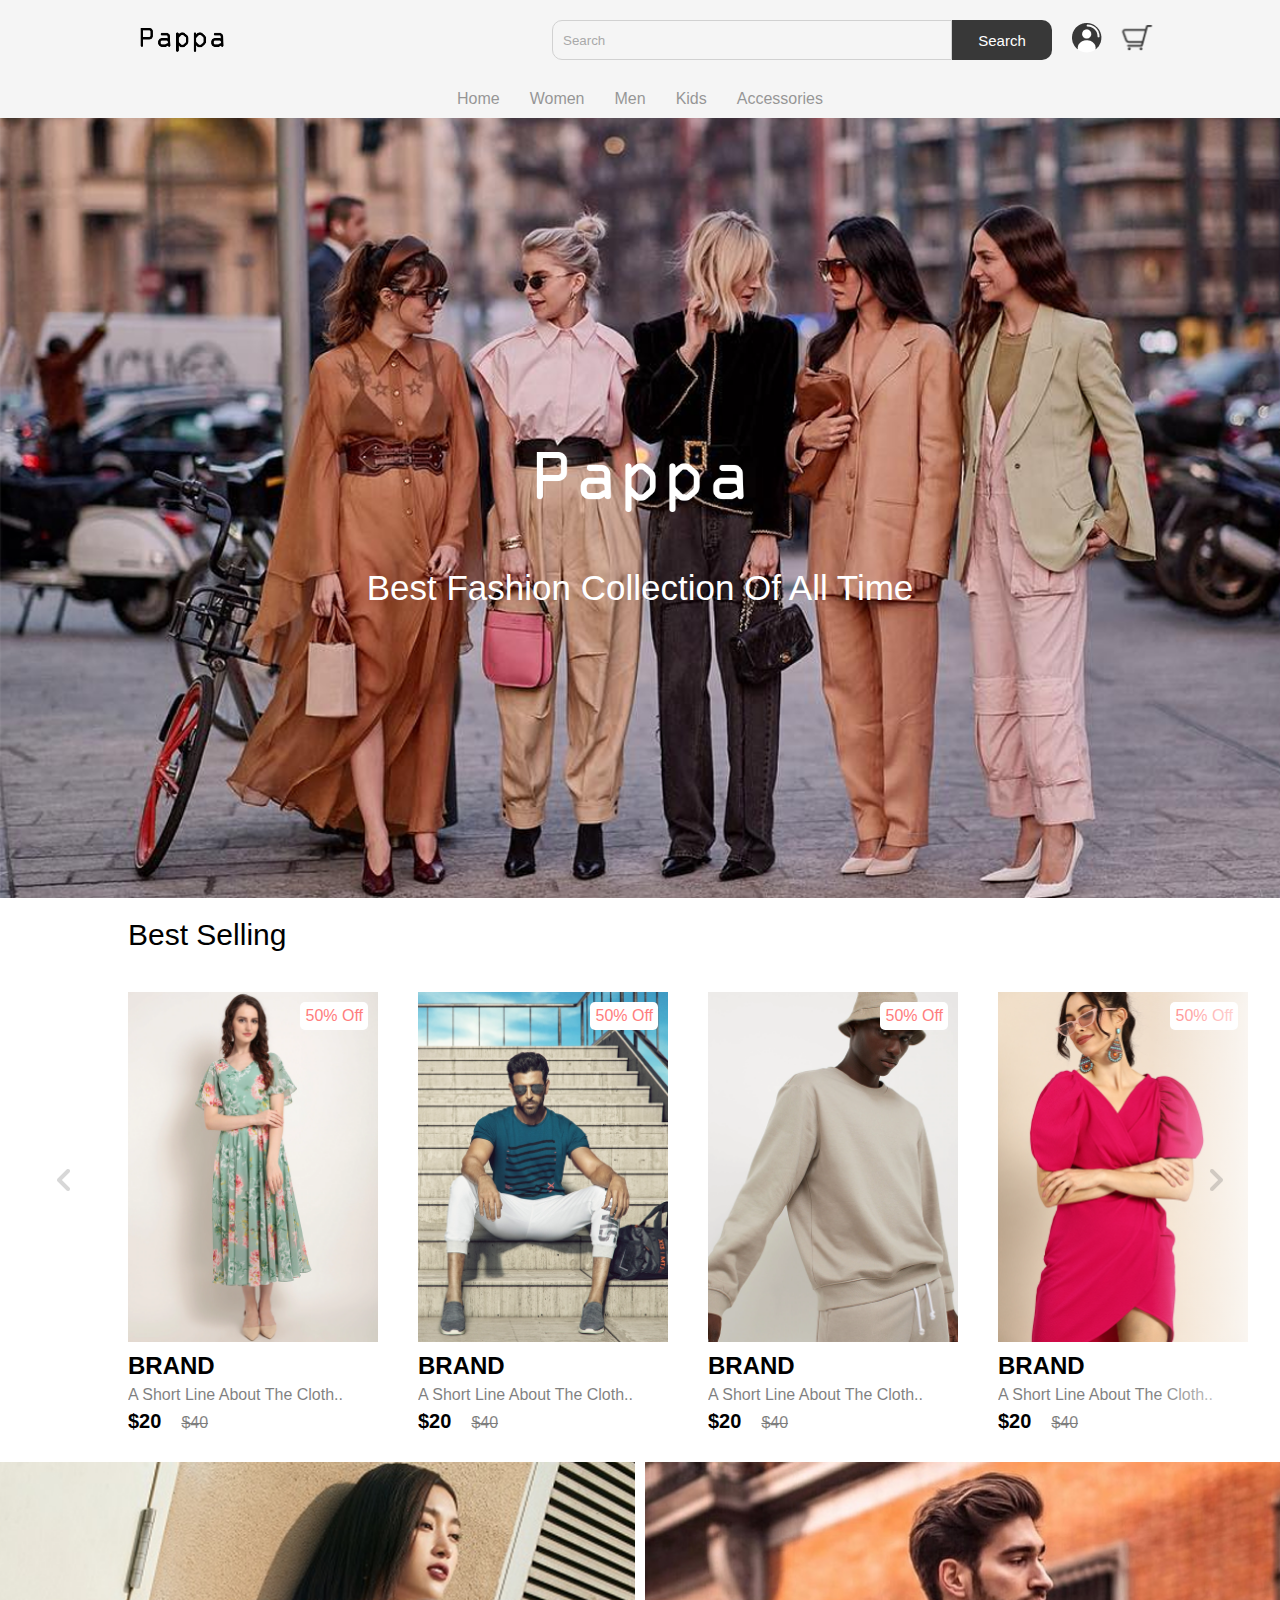
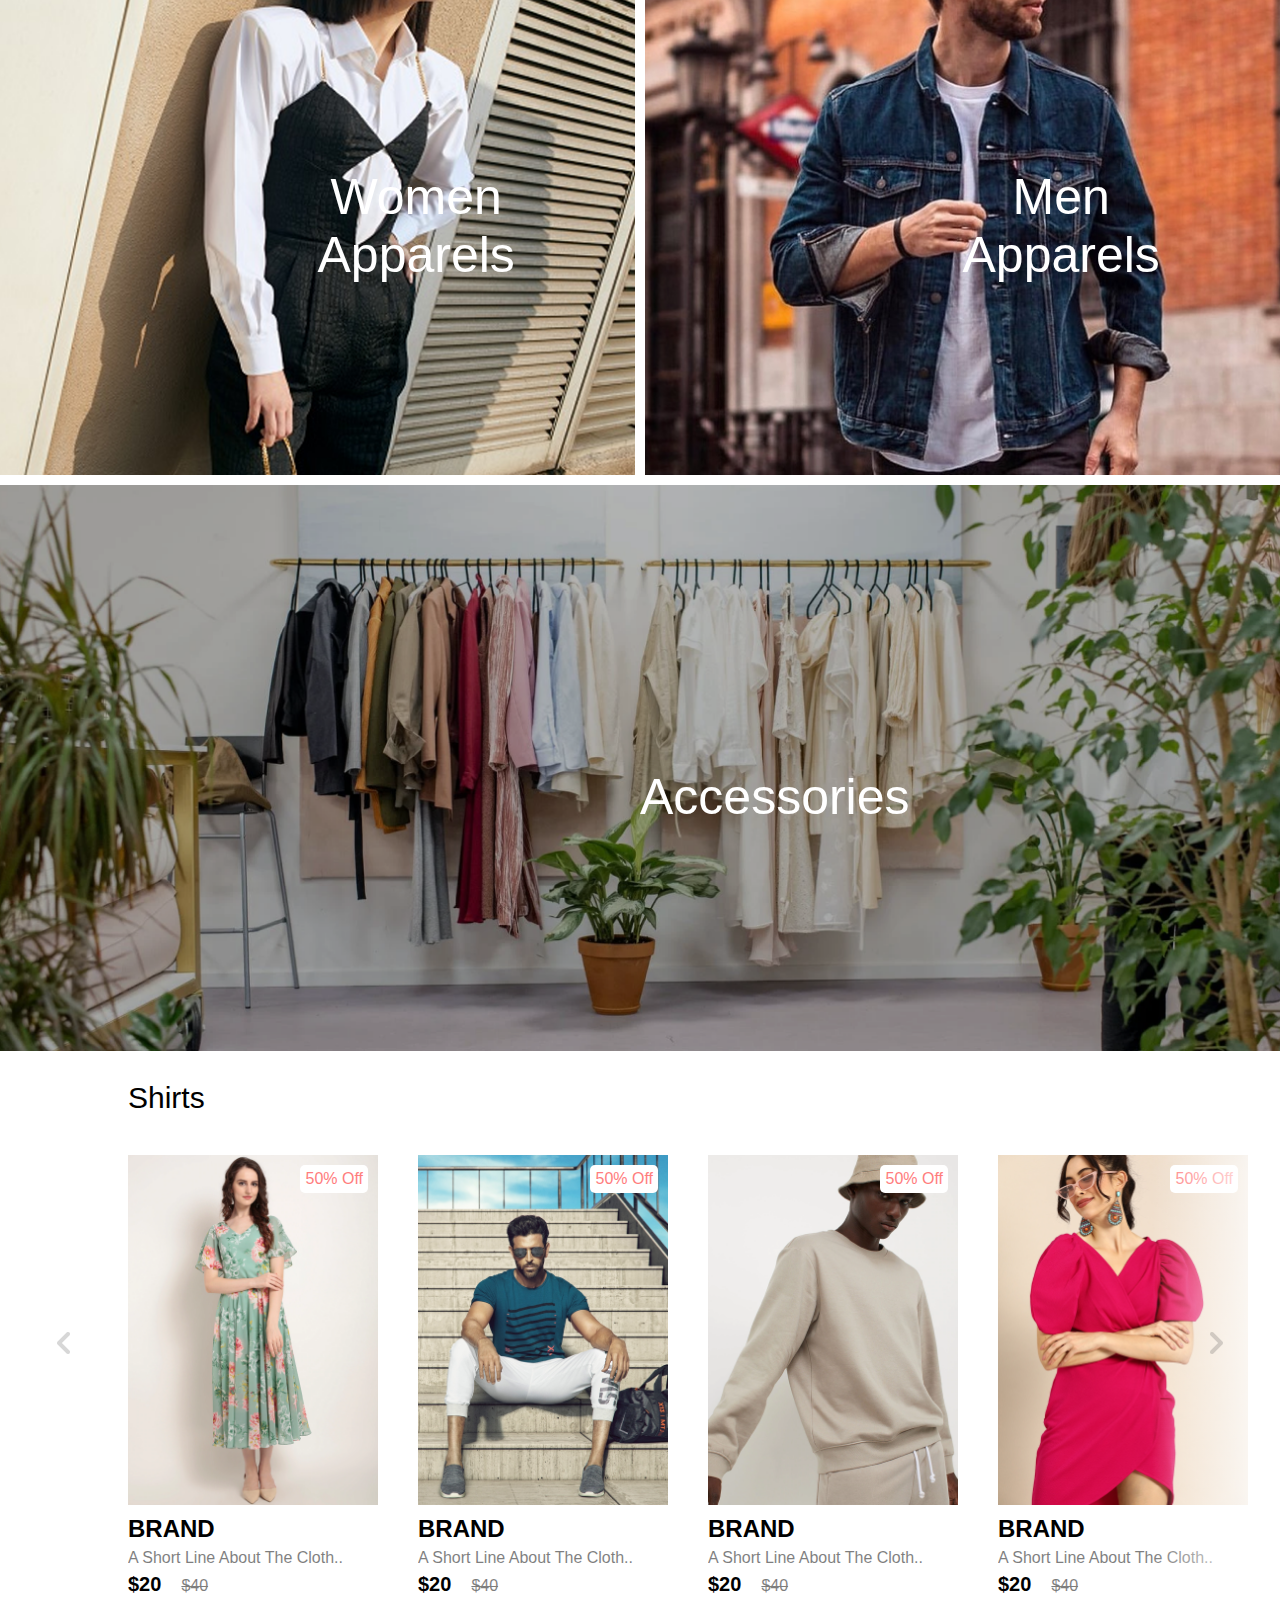
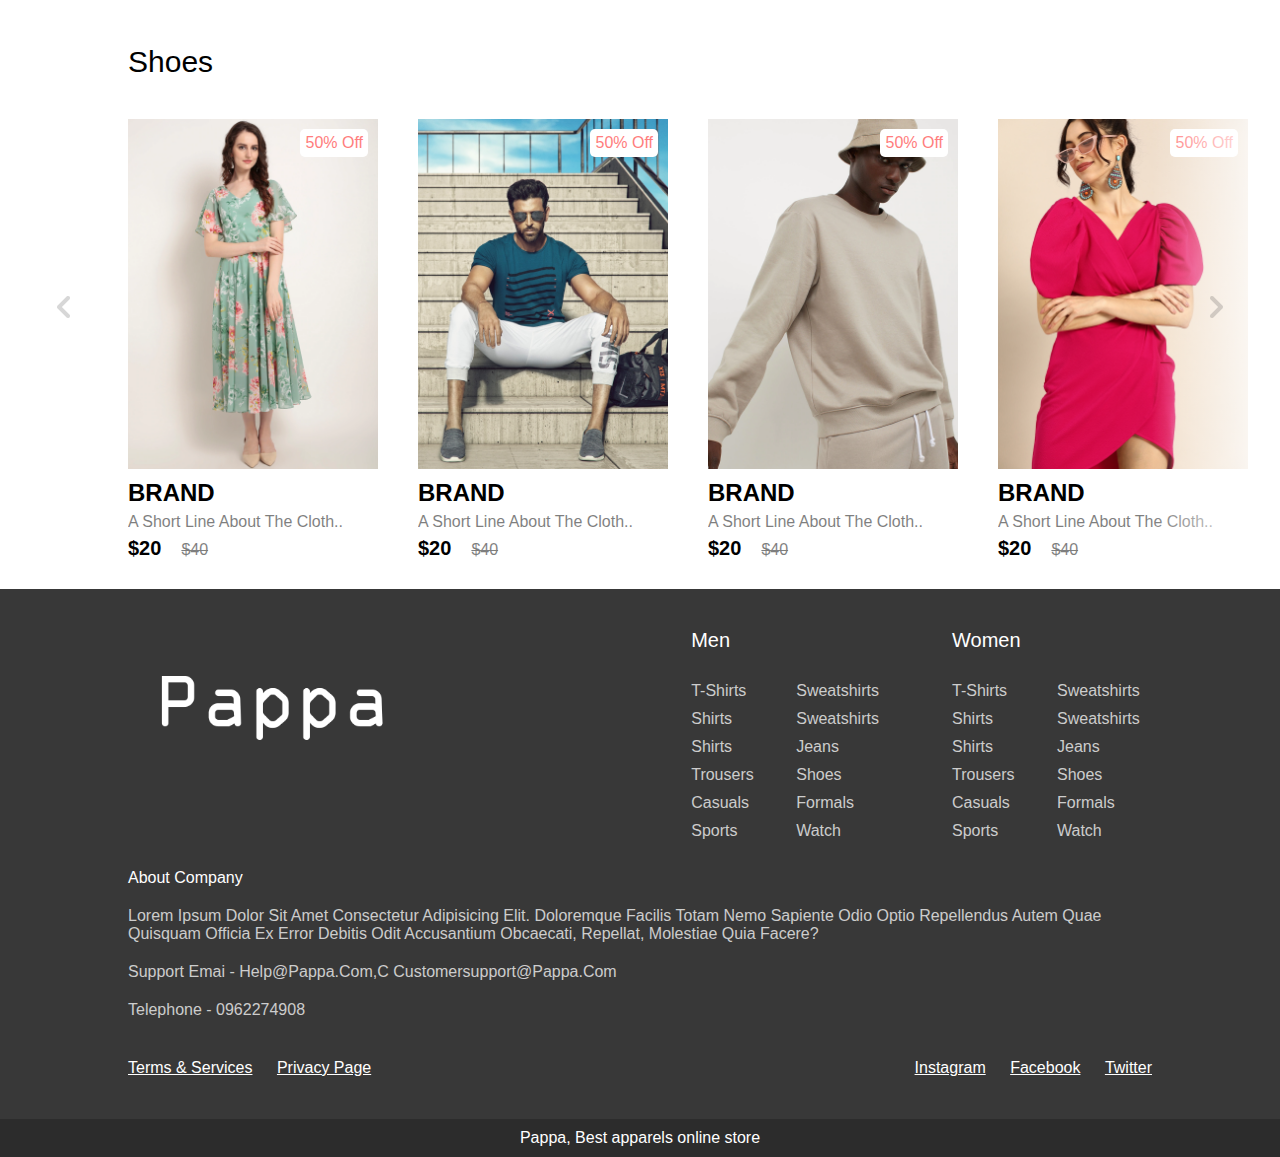
<file: index.html>
<!DOCTYPE html>
<html lang="en">
<head>
    <meta charset="UTF-8">
    <meta http-equiv="X-UA-Compatible" content="IE=edge">
    <meta name="viewport" content="width=device-width, initial-scale=1.0">
    <title>Pappa - Best Apparels Online Store</title>
    <link rel="stylesheet" href="css/home.css">
</head>
<body>
    <nav class="navbar"></nav>

    <header class="hero-section">
        <div class="content">
            <img src="img/light-logo.png" class="logo" alt="">
            <p class="sub-heading">best fashion collection of all time</p>
        </div>
    </header>

    <section class="product">
        <h2 class="product-category">best selling</h2>
        <button class="pre-btn"><img src="img/arrow.png" alt=""></button>
        <button class="nxt-btn"><img src="img/arrow.png" alt=""></button>
        <div class="product-container">
            <div class="product-card">
                <div class="product-image">
                    <span class="discount-tag">50% off</span>
                    <img src="img/card1.png" class="product-thumb" alt="">
                    <button class="card-btn">add to wishlist</button>
                </div>
                <div class="product-info">
                    <h2 class="product-brand">brand</h2>
                    <p class="product-short-des">a short line about the cloth..</p>
                    <span class="price">$20</span><span class="actual-price">$40</span>
                </div>
            </div>
            <div class="product-card">
                <div class="product-image">
                    <span class="discount-tag">50% off</span>
                    <img src="img/card2.png" class="product-thumb" alt="">
                    <button class="card-btn">add to wishlist</button>
                </div>
                <div class="product-info">
                    <h2 class="product-brand">brand</h2>
                    <p class="product-short-des">a short line about the cloth..</p>
                    <span class="price">$20</span><span class="actual-price">$40</span>
                </div>
            </div>
            <div class="product-card">
                <div class="product-image">
                    <span class="discount-tag">50% off</span>
                    <img src="img/card3.png" class="product-thumb" alt="">
                    <button class="card-btn">add to wishlist</button>
                </div>
                <div class="product-info">
                    <h2 class="product-brand">brand</h2>
                    <p class="product-short-des">a short line about the cloth..</p>
                    <span class="price">$20</span><span class="actual-price">$40</span>
                </div>
            </div>
            <div class="product-card">
                <div class="product-image">
                    <span class="discount-tag">50% off</span>
                    <img src="img/card4.png" class="product-thumb" alt="">
                    <button class="card-btn">add to wishlist</button>
                </div>
                <div class="product-info">
                    <h2 class="product-brand">brand</h2>
                    <p class="product-short-des">a short line about the cloth..</p>
                    <span class="price">$20</span><span class="actual-price">$40</span>
                </div>
            </div>
            <div class="product-card">
                <div class="product-image">
                    <span class="discount-tag">50% off</span>
                    <img src="img/card5.png" class="product-thumb" alt="">
                    <button class="card-btn">add to wishlist</button>
                </div>
                <div class="product-info">
                    <h2 class="product-brand">brand</h2>
                    <p class="product-short-des">a short line about the cloth..</p>
                    <span class="price">$20</span><span class="actual-price">$40</span>
                </div>
            </div>
            <div class="product-card">
                <div class="product-image">
                    <span class="discount-tag">50% off</span>
                    <img src="img/card6.png" class="product-thumb" alt="">
                    <button class="card-btn">add to wishlist</button>
                </div>
                <div class="product-info">
                    <h2 class="product-brand">brand</h2>
                    <p class="product-short-des">a short line about the cloth..</p>
                    <span class="price">$20</span><span class="actual-price">$40</span>
                </div>
            </div>
            <div class="product-card">
                <div class="product-image">
                    <span class="discount-tag">50% off</span>
                    <img src="img/card7.png" class="product-thumb" alt="">
                    <button class="card-btn">add to wishlist</button>
                </div>
                <div class="product-info">
                    <h2 class="product-brand">brand</h2>    
                    <p class="product-short-des">a short line about the cloth..</p>
                    <span class="price">$20</span><span class="actual-price">$40</span>
                </div>
            </div>
            <div class="product-card">
                <div class="product-image">
                    <span class="discount-tag">50% off</span>
                    <img src="img/card8.png" class="product-thumb" alt="">
                    <button class="card-btn">add to wishlist</button>
                </div>
                <div class="product-info">
                    <h2 class="product-brand">brand</h2>
                    <p class="product-short-des">a short line about the cloth..</p>
                    <span class="price">$20</span><span class="actual-price">$40</span>
                </div>
            </div>

            

        </div>
    </section>

    <section class="collection-container">
        <a href="#" class="collection">
            <img src="img/women-collection.png" alt="">
            <p class="collection-title"> women <br> apparels</p>
        </a>
        <a href="#" class="collection">
            <img src="img/men-collection.png" alt="">
            <p class="collection-title"> men <br> apparels</p>
        </a>
        <a href="#" class="collection">
            <img src="img/accessories-collection.png" alt="">
            <p class="collection-title"> accessories</p>
        </a>
    </section>
    <section class="product">
        <h2 class="product-category">Shirts</h2>
        <button class="pre-btn"><img src="img/arrow.png" alt=""></button>
        <button class="nxt-btn"><img src="img/arrow.png" alt=""></button>
        <div class="product-container">
            <div class="product-card">
                <div class="product-image">
                    <span class="discount-tag">50% off</span>
                    <img src="img/card1.png" class="product-thumb" alt="">
                    <button class="card-btn">add to whislist</button>
                </div>
                <div class="product-info">
                    <h2 class="product-brand">brand</h2>
                    <p class="product-short-des">a short line about the cloth..</p>
                    <span class="price">$20</span><span class="actual-price">$40</span>
                </div>
            </div>
            <div class="product-card">
                <div class="product-image">
                    <span class="discount-tag">50% off</span>
                    <img src="img/card2.png" class="product-thumb" alt="">
                    <button class="card-btn">add to whislist</button>
                </div>
                <div class="product-info">
                    <h2 class="product-brand">brand</h2>
                    <p class="product-short-des">a short line about the cloth..</p>
                    <span class="price">$20</span><span class="actual-price">$40</span>
                </div>
            </div>
            <div class="product-card">
                <div class="product-image">
                    <span class="discount-tag">50% off</span>
                    <img src="img/card3.png" class="product-thumb" alt="">
                    <button class="card-btn">add to whislist</button>
                </div>
                <div class="product-info">
                    <h2 class="product-brand">brand</h2>
                    <p class="product-short-des">a short line about the cloth..</p>
                    <span class="price">$20</span><span class="actual-price">$40</span>
                </div>
            </div>
            <div class="product-card">
                <div class="product-image">
                    <span class="discount-tag">50% off</span>
                    <img src="img/card4.png" class="product-thumb" alt="">
                    <button class="card-btn">add to whislist</button>
                </div>
                <div class="product-info">
                    <h2 class="product-brand">brand</h2>
                    <p class="product-short-des">a short line about the cloth..</p>
                    <span class="price">$20</span><span class="actual-price">$40</span>
                </div>
            </div>
            <div class="product-card">
                <div class="product-image">
                    <span class="discount-tag">50% off</span>
                    <img src="img/card5.png" class="product-thumb" alt="">
                    <button class="card-btn">add to whislist</button>
                </div>
                <div class="product-info">
                    <h2 class="product-brand">brand</h2>
                    <p class="product-short-des">a short line about the cloth..</p>
                    <span class="price">$20</span><span class="actual-price">$40</span>
                </div>
            </div>
            <div class="product-card">
                <div class="product-image">
                    <span class="discount-tag">50% off</span>
                    <img src="img/card6.png" class="product-thumb" alt="">
                    <button class="card-btn">add to whislist</button>
                </div>
                <div class="product-info">
                    <h2 class="product-brand">brand</h2>
                    <p class="product-short-des">a short line about the cloth..</p>
                    <span class="price">$20</span><span class="actual-price">$40</span>
                </div>
            </div>
            <div class="product-card">
                <div class="product-image">
                    <span class="discount-tag">50% off</span>
                    <img src="img/card7.png" class="product-thumb" alt="">
                    <button class="card-btn">add to whislist</button>
                </div>
                <div class="product-info">
                    <h2 class="product-brand">brand</h2>    
                    <p class="product-short-des">a short line about the cloth..</p>
                    <span class="price">$20</span><span class="actual-price">$40</span>
                </div>
            </div>
            <div class="product-card">
                <div class="product-image">
                    <span class="discount-tag">50% off</span>
                    <img src="img/card8.png" class="product-thumb" alt="">
                    <button class="card-btn">add to whislist</button>
                </div>
                <div class="product-info">
                    <h2 class="product-brand">brand</h2>
                    <p class="product-short-des">a short line about the cloth..</p>
                    <span class="price">$20</span><span class="actual-price">$40</span>
                </div>
            </div>

            

        </div>
    </section>
    <section class="product">
        <h2 class="product-category">Shoes</h2>
        <button class="pre-btn"><img src="img/arrow.png" alt=""></button>
        <button class="nxt-btn"><img src="img/arrow.png" alt=""></button>
        <div class="product-container">
            <div class="product-card">
                <div class="product-image">
                    <span class="discount-tag">50% off</span>
                    <img src="img/card1.png" class="product-thumb" alt="">
                    <button class="card-btn">add to whislist</button>
                </div>
                <div class="product-info">
                    <h2 class="product-brand">brand</h2>
                    <p class="product-short-des">a short line about the cloth..</p>
                    <span class="price">$20</span><span class="actual-price">$40</span>
                </div>
            </div>
            <div class="product-card">
                <div class="product-image">
                    <span class="discount-tag">50% off</span>
                    <img src="img/card2.png" class="product-thumb" alt="">
                    <button class="card-btn">add to whislist</button>
                </div>
                <div class="product-info">
                    <h2 class="product-brand">brand</h2>
                    <p class="product-short-des">a short line about the cloth..</p>
                    <span class="price">$20</span><span class="actual-price">$40</span>
                </div>
            </div>
            <div class="product-card">
                <div class="product-image">
                    <span class="discount-tag">50% off</span>
                    <img src="img/card3.png" class="product-thumb" alt="">
                    <button class="card-btn">add to whislist</button>
                </div>
                <div class="product-info">
                    <h2 class="product-brand">brand</h2>
                    <p class="product-short-des">a short line about the cloth..</p>
                    <span class="price">$20</span><span class="actual-price">$40</span>
                </div>
            </div>
            <div class="product-card">
                <div class="product-image">
                    <span class="discount-tag">50% off</span>
                    <img src="img/card4.png" class="product-thumb" alt="">
                    <button class="card-btn">add to whislist</button>
                </div>
                <div class="product-info">
                    <h2 class="product-brand">brand</h2>
                    <p class="product-short-des">a short line about the cloth..</p>
                    <span class="price">$20</span><span class="actual-price">$40</span>
                </div>
            </div>
            <div class="product-card">
                <div class="product-image">
                    <span class="discount-tag">50% off</span>
                    <img src="img/card5.png" class="product-thumb" alt="">
                    <button class="card-btn">add to whislist</button>
                </div>
                <div class="product-info">
                    <h2 class="product-brand">brand</h2>
                    <p class="product-short-des">a short line about the cloth..</p>
                    <span class="price">$20</span><span class="actual-price">$40</span>
                </div>
            </div>
            <div class="product-card">
                <div class="product-image">
                    <span class="discount-tag">50% off</span>
                    <img src="img/card6.png" class="product-thumb" alt="">
                    <button class="card-btn">add to whislist</button>
                </div>
                <div class="product-info">
                    <h2 class="product-brand">brand</h2>
                    <p class="product-short-des">a short line about the cloth..</p>
                    <span class="price">$20</span><span class="actual-price">$40</span>
                </div>
            </div>
            <div class="product-card">
                <div class="product-image">
                    <span class="discount-tag">50% off</span>
                    <img src="img/card7.png" class="product-thumb" alt="">
                    <button class="card-btn">add to whislist</button>
                </div>
                <div class="product-info">
                    <h2 class="product-brand">brand</h2>    
                    <p class="product-short-des">a short line about the cloth..</p>
                    <span class="price">$20</span><span class="actual-price">$40</span>
                </div>
            </div>
            <div class="product-card">
                <div class="product-image">
                    <span class="discount-tag">50% off</span>
                    <img src="img/card8.png" class="product-thumb" alt="">
                    <button class="card-btn">add to whislist</button>
                </div>
                <div class="product-info">
                    <h2 class="product-brand">brand</h2>
                    <p class="product-short-des">a short line about the cloth..</p>
                    <span class="price">$20</span><span class="actual-price">$40</span>
                </div>
            </div>

            

        </div>
    </section>

    <footer>

    </footer>
    <script src="js/nav.js"></script>
    <script src="js/home.js"></script>
    <script src="js/footer.js"></script>

</body>
</html>
</file>
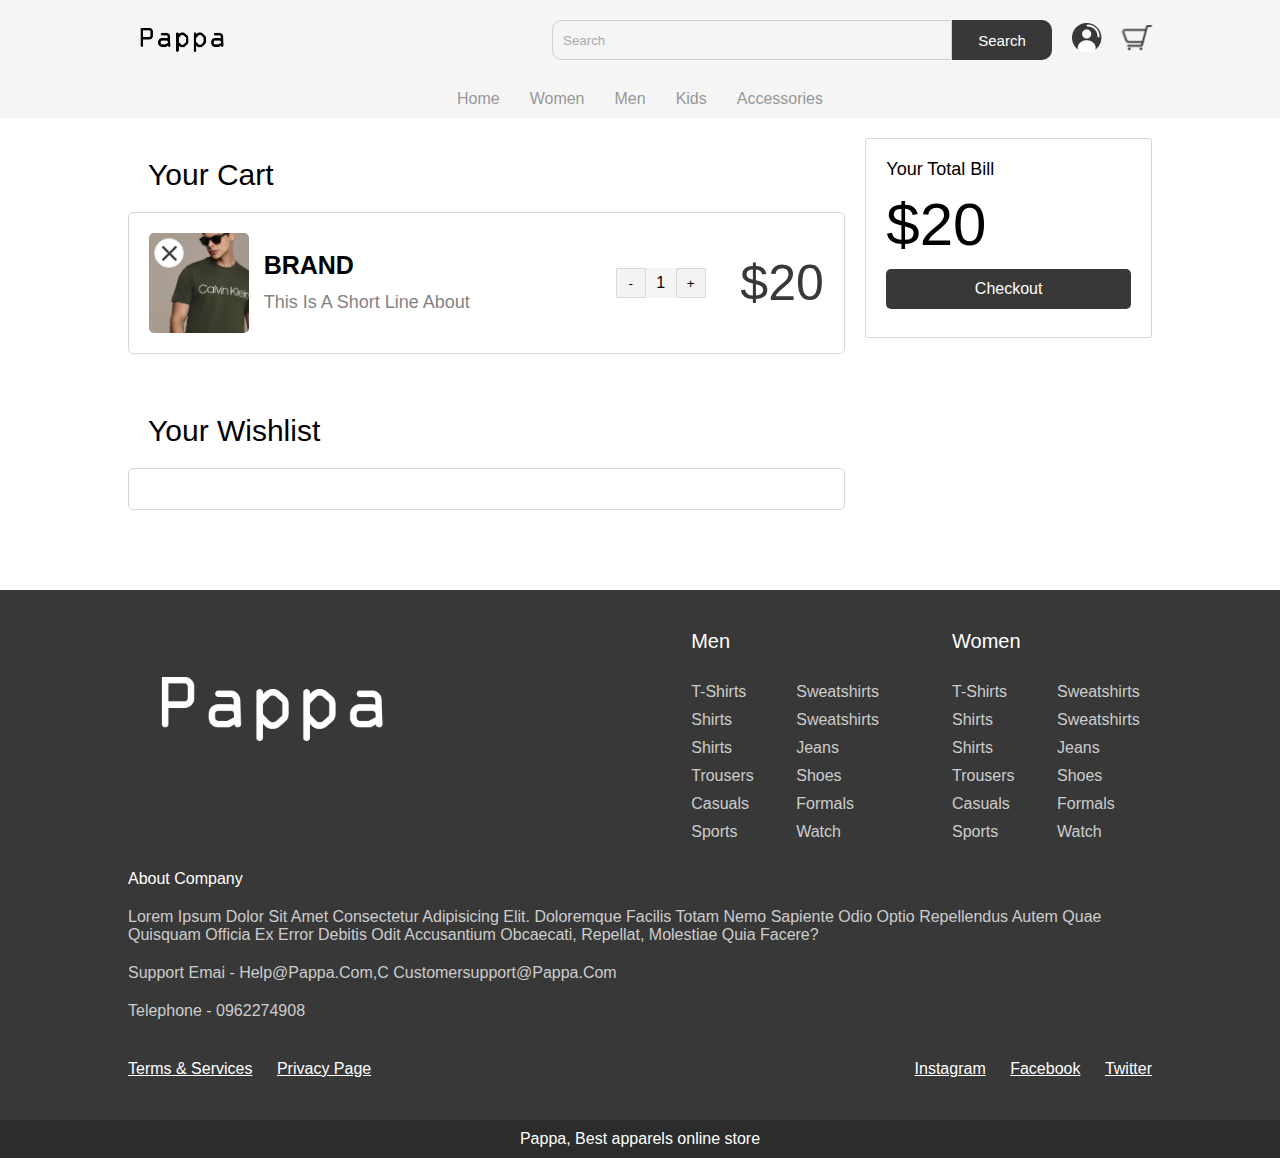
<file: cart.html>
<!DOCTYPE html>
<html lang="en">

<head>
    <meta charset="UTF-8">
    <meta http-equiv="X-UA-Compatible" content="IE=edge">
    <meta name="viewport" content="width=device-width, initial-scale=1.0">
    <title>Pappa: Cart</title>

    <link rel="stylesheet" href="css/home.css">
    <link rel="stylesheet" href="css/cart.css">
</head>

<body>
    <nav class="navbar"></nav>

    <div class="cart-section">
        <div class="product-list">
            <p class="section-heading">your cart</p>
            <div class="cart">
                <!-- <img src="img/empty-cart.png" class="empty-img" alt=""> -->
                <div class="sm-product">
                    <img src="img/product image 1.png" class="sm-product-img" alt="">
                    <div class="sm-text">
                        <p class="sm-product-name">BRAND</p>
                        <p class="sm-des">this is a short line about</p>
                    </div>
                    <div class="item-counter">
                        <button class="counter-btn decrement">-</button>
                        <p class="item-count">1</p>
                        <button class="counter-btn increment">+</button>
                    </div>
                    <p class="sm-price">$20</p>
                    <button class="sm-delete-btn"><img src="img/close.png" alt=""></button>
                </div>
            </div>
            <p class="section-heading">your wishlist</p>
            <div class="cart">
            </div>

        </div>
        <div class="checkout-section">
            <div class="checkout-box">
                <p class="text">your total bill</p>
                <h1 class="bill">$20</h1>
                <a href="/checkout" class="checkout-btn">checkout</a>
            </div>

        </div>
    </div>


    <footer></footer>
    <script src="js/nav.js"></script>
    <script src="js/footer.js"></script>
    <script src="js/home.js"></script>
</body>

</html>
</file>
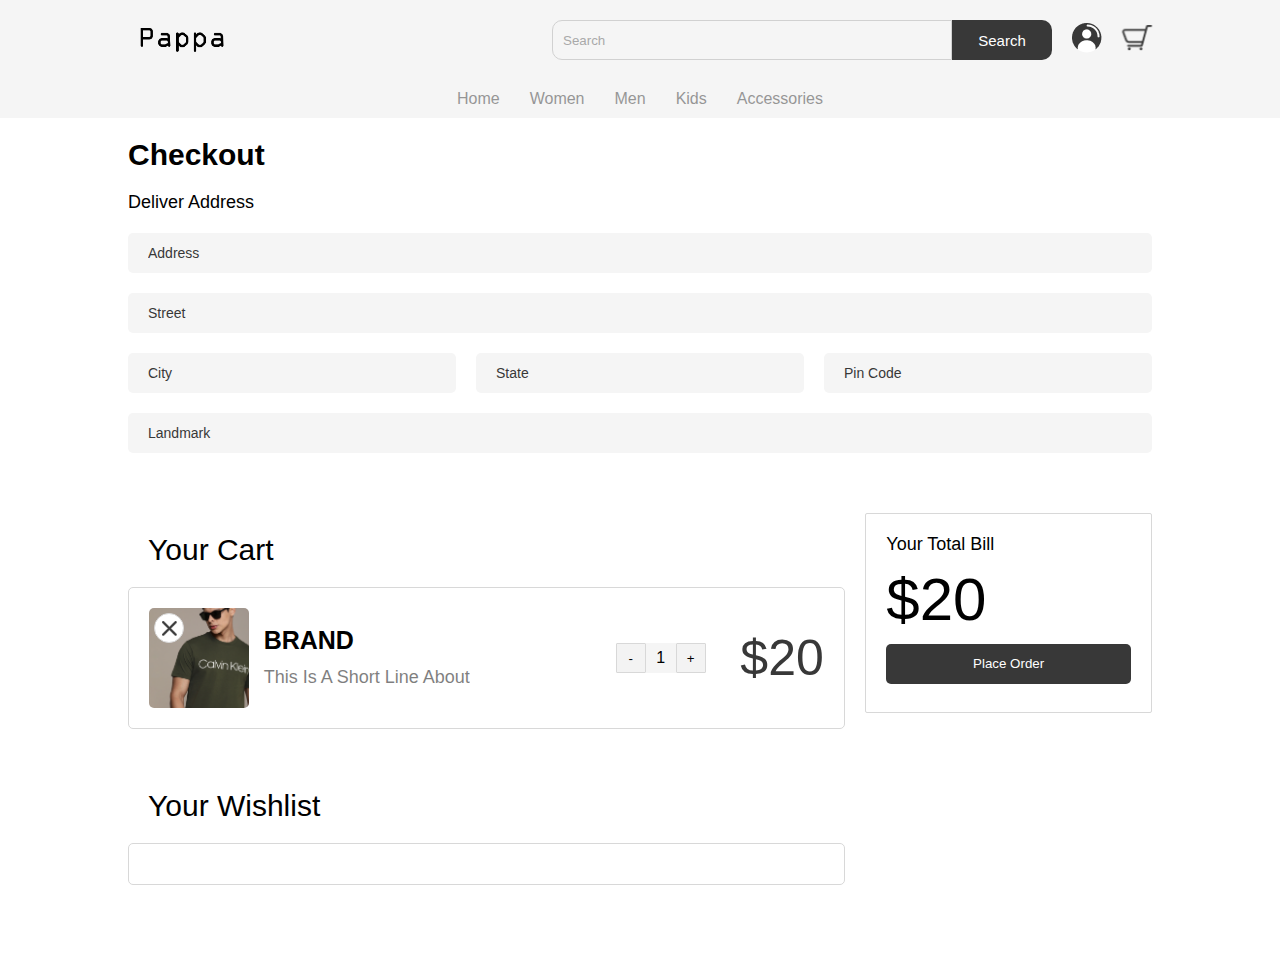
<file: checkout.html>
<!DOCTYPE html>
<html lang="en">

<head>
    <meta charset="UTF-8">
    <meta http-equiv="X-UA-Compatible" content="IE=edge">
    <meta name="viewport" content="width=device-width, initial-scale=1.0">
    <title>Pappa : Checkout </title>


    <link rel="stylesheet" href="css/signup.css">
    <link rel="stylesheet" href="css/home.css">
    <link rel="stylesheet" href="css/cart.css">
    <link rel="stylesheet" href="css/checkout.css">

</head>

<body>

    <nav class="navbar"></nav>
    <div class="alert-box">
        <img src="img/error.png" alt="" class="alert-img">
        <p class="alert-msg">Error message</p>
    </div>

    <div class="form">
        <h1 class="heading">checkout</h1>
        <p class="text">deliver address</p>

        <input type="text" name="" id="address" placeholder="address">
        <input type="text" name="" id="street" placeholder="street">
        <div class="three-input-container">
            <input type="text" name="" id="city" placeholder="city">
            <input type="text" name="" id="state" placeholder="state">
            <input type="text" name="" id="pincode" placeholder="pin code">
        </div>
        <input type="text" name="" id="landmark" placeholder="landmark">

    </div>

    <div class="cart-section">
        <div class="product-list">
            <p class="section-heading">your cart</p>
            <div class="cart">
                <div class="sm-product">
                    <img src="img/product image 1.png" class="sm-product-img" alt="">
                    <div class="sm-text">
                        <p class="sm-product-name">BRAND</p>
                        <p class="sm-des">this is a short line about</p>
                    </div>
                    <div class="item-counter">
                        <button class="counter-btn decrement">-</button>
                        <p class="item-count">1</p>
                        <button class="counter-btn increment">+</button>
                    </div>
                    <p class="sm-price">$20</p>
                    <button class="sm-delete-btn"><img src="img/close.png" alt=""></button>
                </div>
            </div>
            <p class="section-heading">your wishlist</p>
            <div class="cart">
            </div>

        </div>
        <div class="checkout-section">
            <div class="checkout-box">
                <p class="text">your total bill</p>
                <h1 class="bill">$20</h1>
                <button class="place-order-btn">place order</button>
            </div>

        </div>
    </div>
    <script src="js/nav.js"></script>
    <script src="js/home.js"></script>

</body>

</html>
</file>
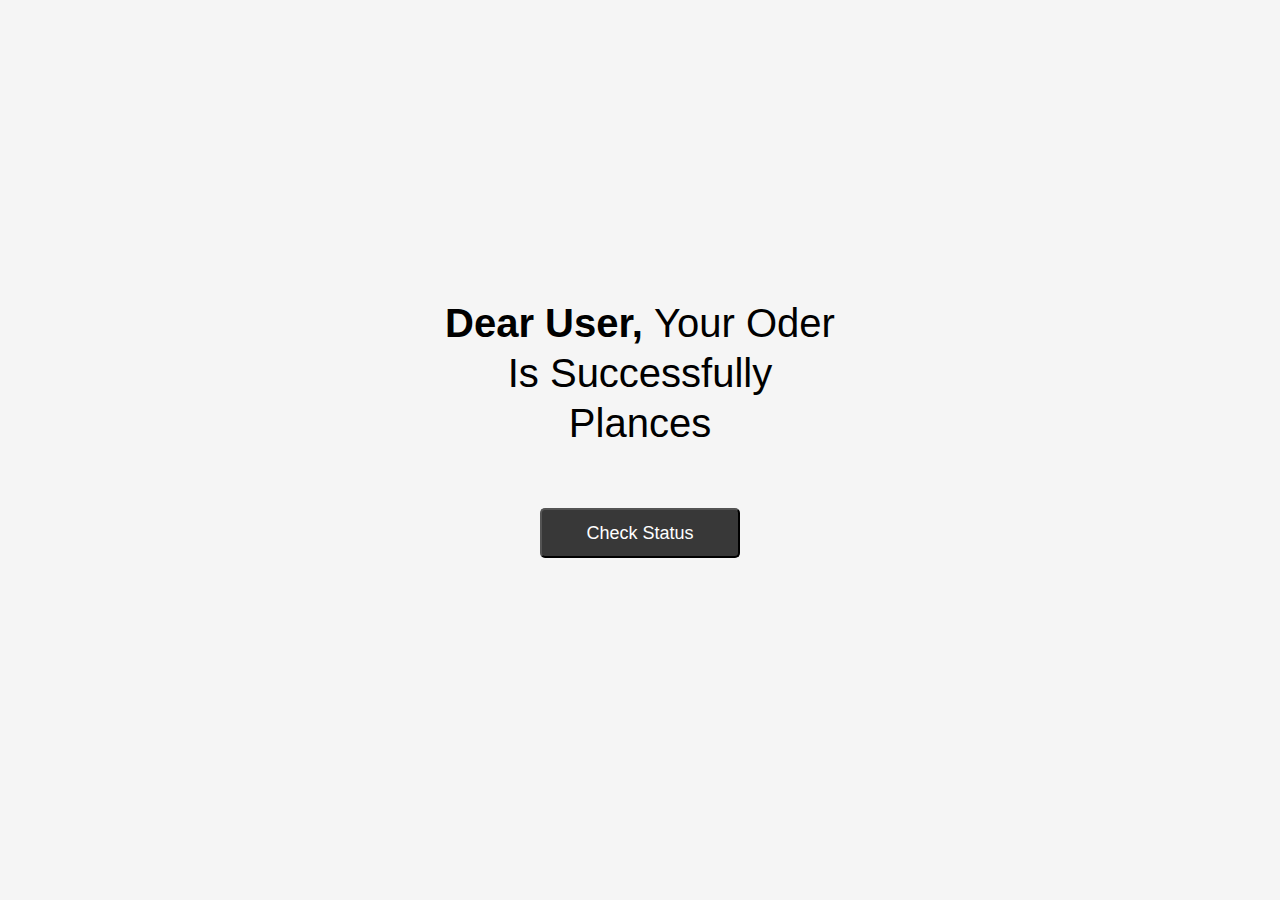
<file: mail.html>
<!DOCTYPE html>
<html lang="en">

<head>
    <meta charset="UTF-8">
    <meta http-equiv="X-UA-Compatible" content="IE=edge">
    <meta name="viewport" content="width=device-width, initial-scale=1.0">
    <title>Document</title>
    <style>
        body {
            min-height: 90vh;
            background: #f5f5f5;
            font-family: sans-serif;
            display: flex;
            justify-content: center;
            align-items: center;
        }

        .heading {
            text-align: center;
            font-size: 40px;
            width: 50%;
            display: block;
            line-height: 50px;
            margin: 30px auto 60px;
            text-transform: capitalize;
        }

        .heading span {
            font-weight: 300;
        }

        .btn {
            width: 200px;
            height: 50px;
            border-radius: 5px;
            background: #383838;
            color: #fff;
            display: block;
            margin: auto;
            font-size: 18px;
            text-transform: capitalize;
        }
    </style>
</head>

<body>
    <div>

        <h1 class="heading">dear user, <span>your oder is successfully plances</span></h1>
        <button class="btn">check status</button>
    </div>
</body>

</html>
</file>
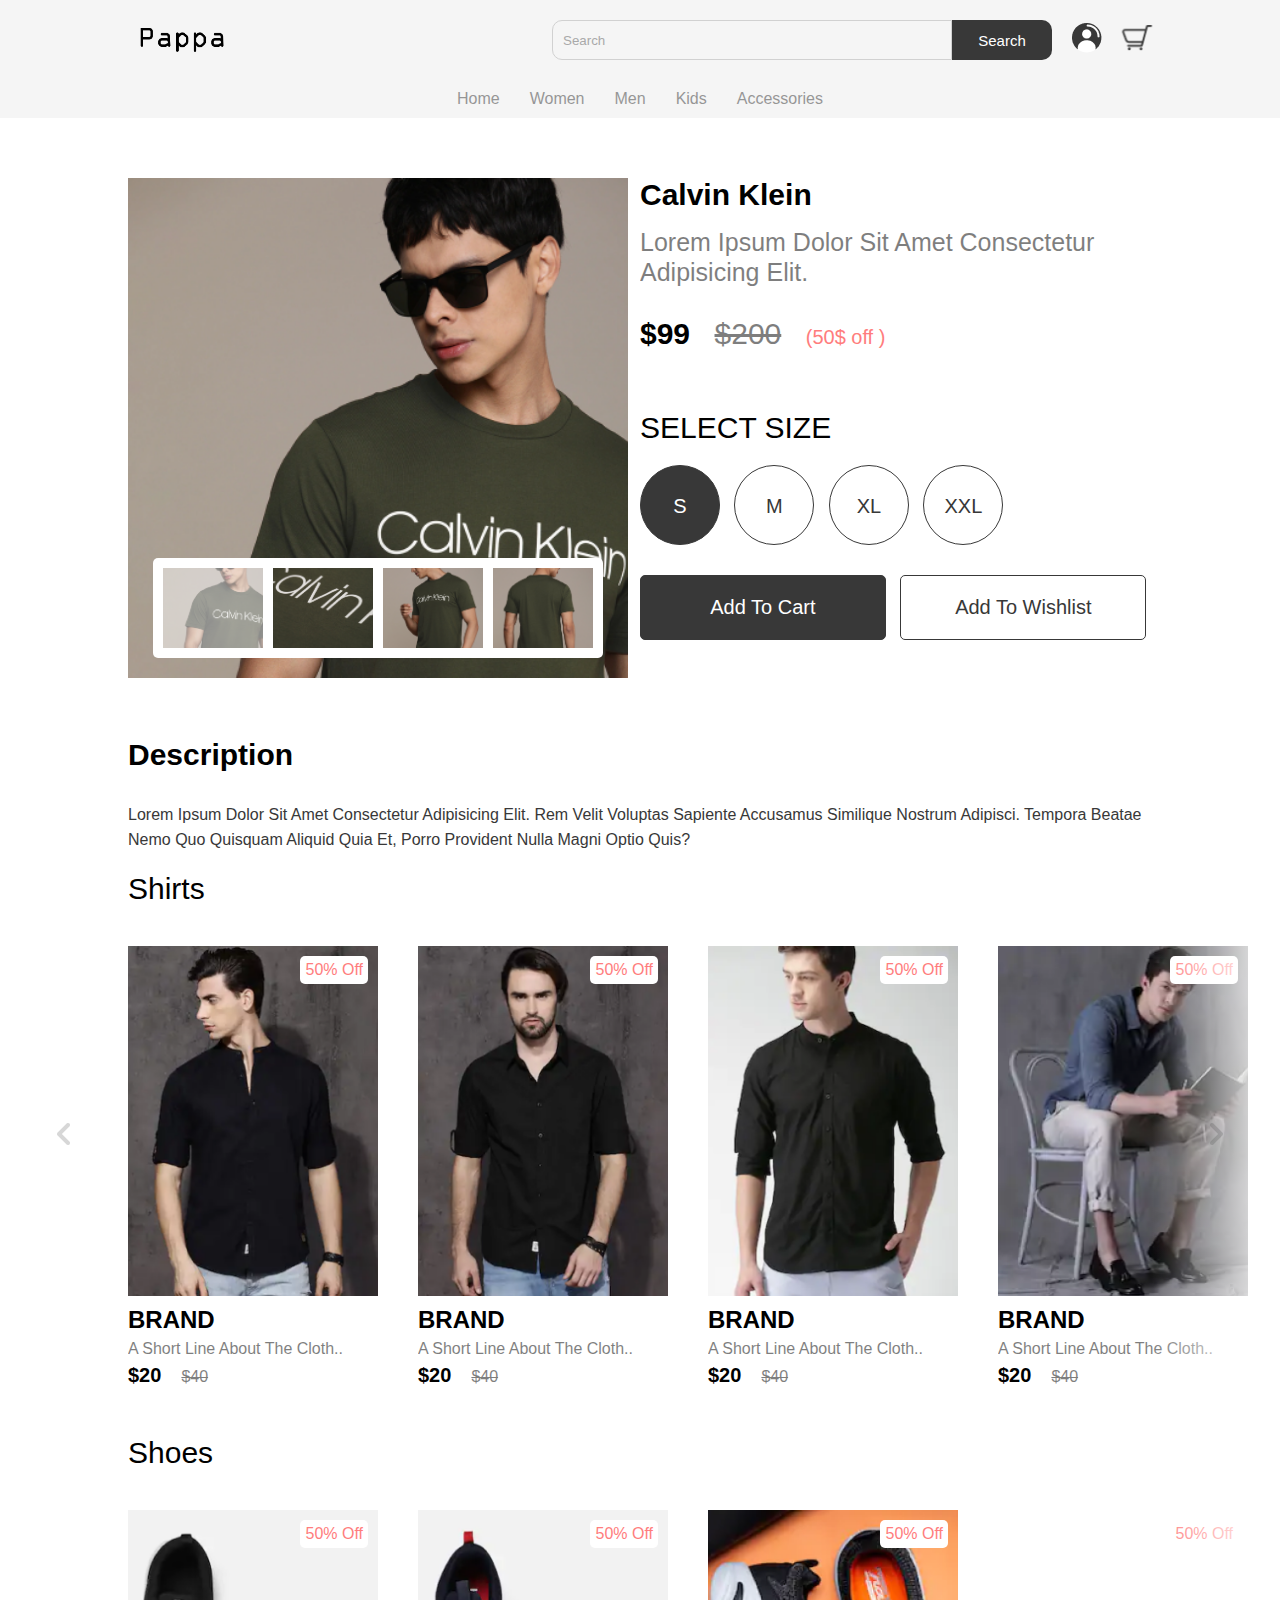
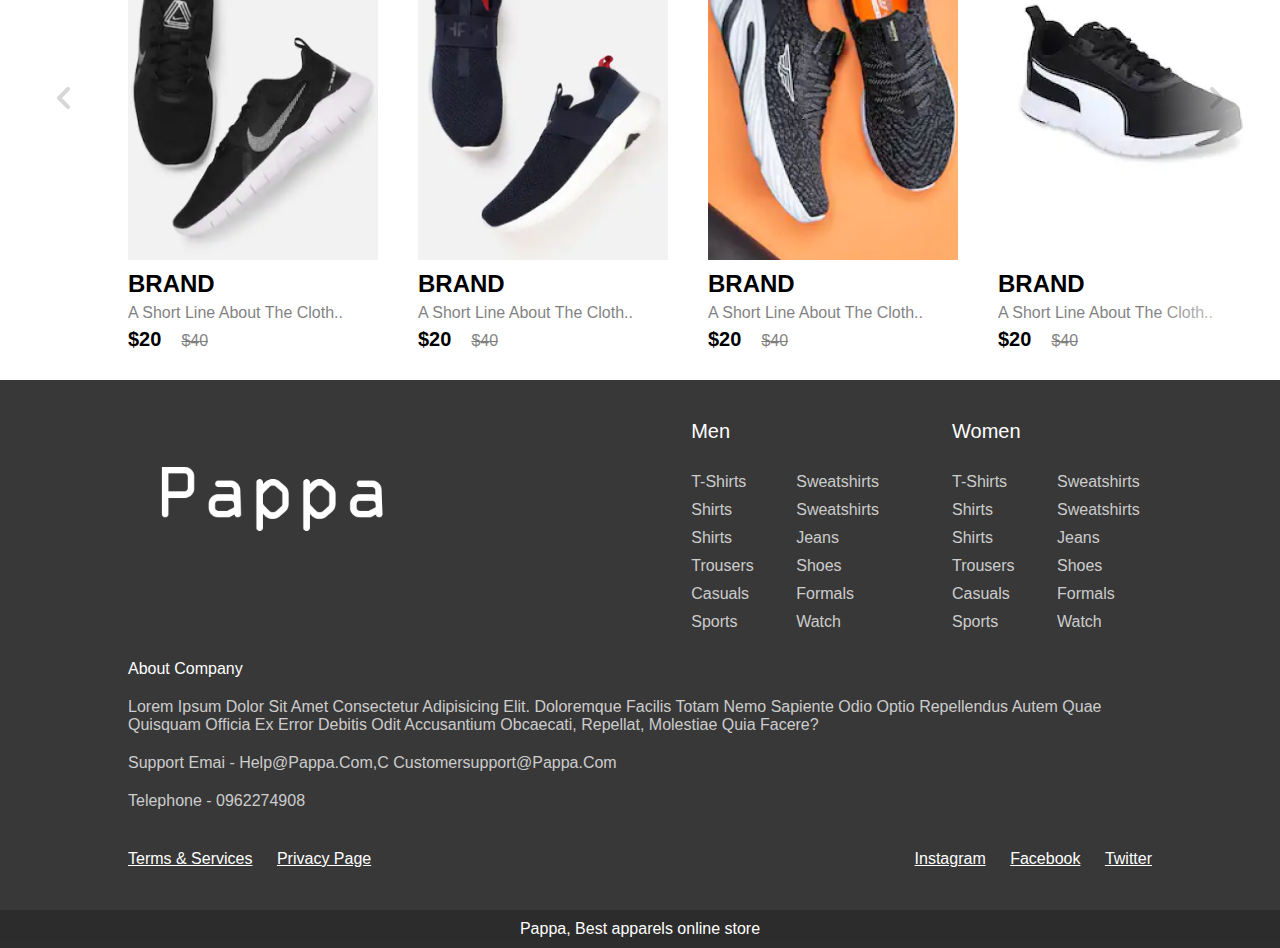
<file: product.html>
<!DOCTYPE html>
<html lang="en">
<head>
    <meta charset="UTF-8">
    <meta http-equiv="X-UA-Compatible" content="IE=edge">
    <meta name="viewport" content="width=device-width, initial-scale=1.0">
    <title>Product - </title>

    <link rel="stylesheet" href="css/home.css">
    <link rel="stylesheet" href="css/product.css">
</head>
<body>
    <nav class="navbar"></nav>

    <section class="product-details">
        <div class="image-slider">
            <div class="product-images">
                <img src="img/product image 1.png" class="active" alt="">
                <img src="img/product image 2.png" alt="">
                <img src="img/product image 3.png" alt="">
                <img src="img/product image 4.png" alt="">
            </div>
        </div>
        <div class="details">
            <h2 class="product-brand">calvin klein</h2>
            <p class="product-short-des">Lorem ipsum dolor sit amet consectetur adipisicing elit.</p>
            <span class="product-price">$99</span>
            <span class="product-actual-price">$200</span>
            <span class="product-discount">(50$ off )</span>

            <p class="product-sub-heading">select size</p>

            <input type="radio" name="size" value="s" hidden id="s-size" checked>
            <label for="s-size" class="size-radio-btn check" >s</label>
            <input type="radio" name="size" value="m" hidden id="m-size">
            <label for="m-size" class="size-radio-btn">m</label>
            <input type="radio" name="size" value="xl;" hidden id="xl-size">
            <label for="xl-size" class="size-radio-btn">xl</label>
            <input type="radio" name="size" value="xxl" hidden id="xxl-size">
            <label for="xxl-size" class="size-radio-btn">xxl</label>


            <button class="btn cart-btn"> add to cart</button>
            <button class="btn">add to wishlist</button>
        </div>
    </section>

    <section class="detail-des">
        <h2 class="heading">description</h2>
        <p class="des">Lorem ipsum dolor sit amet consectetur adipisicing elit. Rem velit voluptas sapiente accusamus similique nostrum adipisci. Tempora beatae nemo quo quisquam aliquid quia et, porro provident nulla magni optio quis?</p>
    </section>

    
    <section class="product">
        <h2 class="product-category">Shirts</h2>
        <button class="pre-btn"><img src="img/arrow.png" alt=""></button>
        <button class="nxt-btn"><img src="img/arrow.png" alt=""></button>
        <div class="product-container">
            <div class="product-card">
                <div class="product-image">
                    <span class="discount-tag">50% off</span>
                    <img src="img/card5.png" class="product-thumb" alt="">
                    <button class="card-btn">add to whislist</button>
                </div>
                <div class="product-info">
                    <h2 class="product-brand">brand</h2>
                    <p class="product-short-des">a short line about the cloth..</p>
                    <span class="price">$20</span><span class="actual-price">$40</span>
                </div>
            </div>
            <div class="product-card">
                <div class="product-image">
                    <span class="discount-tag">50% off</span>
                    <img src="img/card6.png" class="product-thumb" alt="">
                    <button class="card-btn">add to whislist</button>
                </div>
                <div class="product-info">
                    <h2 class="product-brand">brand</h2>
                    <p class="product-short-des">a short line about the cloth..</p>
                    <span class="price">$20</span><span class="actual-price">$40</span>
                </div>
            </div>
            <div class="product-card">
                <div class="product-image">
                    <span class="discount-tag">50% off</span>
                    <img src="img/card7.png" class="product-thumb" alt="">
                    <button class="card-btn">add to whislist</button>
                </div>
                <div class="product-info">
                    <h2 class="product-brand">brand</h2>
                    <p class="product-short-des">a short line about the cloth..</p>
                    <span class="price">$20</span><span class="actual-price">$40</span>
                </div>
            </div>
            <div class="product-card">
                <div class="product-image">
                    <span class="discount-tag">50% off</span>
                    <img src="img/card8.png" class="product-thumb" alt="">
                    <button class="card-btn">add to whislist</button>
                </div>
                <div class="product-info">
                    <h2 class="product-brand">brand</h2>
                    <p class="product-short-des">a short line about the cloth..</p>
                    <span class="price">$20</span><span class="actual-price">$40</span>
                </div>
            </div>
            <div class="product-card">
                <div class="product-image">
                    <span class="discount-tag">50% off</span>
                    <img src="img/card9.png" class="product-thumb" alt="">
                    <button class="card-btn">add to whislist</button>
                </div>
                <div class="product-info">
                    <h2 class="product-brand">brand</h2>
                    <p class="product-short-des">a short line about the cloth..</p>
                    <span class="price">$20</span><span class="actual-price">$40</span>
                </div>
            </div>
            <div class="product-card">
                <div class="product-image">
                    <span class="discount-tag">50% off</span>
                    <img src="img/card6.png" class="product-thumb" alt="">
                    <button class="card-btn">add to whislist</button>
                </div>
                <div class="product-info">
                    <h2 class="product-brand">brand</h2>
                    <p class="product-short-des">a short line about the cloth..</p>
                    <span class="price">$20</span><span class="actual-price">$40</span>
                </div>
            </div>
            <div class="product-card">
                <div class="product-image">
                    <span class="discount-tag">50% off</span>
                    <img src="img/card7.png" class="product-thumb" alt="">
                    <button class="card-btn">add to whislist</button>
                </div>
                <div class="product-info">
                    <h2 class="product-brand">brand</h2>    
                    <p class="product-short-des">a short line about the cloth..</p>
                    <span class="price">$20</span><span class="actual-price">$40</span>
                </div>
            </div>
            <div class="product-card">
                <div class="product-image">
                    <span class="discount-tag">50% off</span>
                    <img src="img/card8.png" class="product-thumb" alt="">
                    <button class="card-btn">add to whislist</button>
                </div>
                <div class="product-info">
                    <h2 class="product-brand">brand</h2>
                    <p class="product-short-des">a short line about the cloth..</p>
                    <span class="price">$20</span><span class="actual-price">$40</span>
                </div>
            </div>

            

        </div>
    </section>
    <section class="product">
        <h2 class="product-category">Shoes</h2>
        <button class="pre-btn"><img src="img/arrow.png" alt=""></button>
        <button class="nxt-btn"><img src="img/arrow.png" alt=""></button>
        <div class="product-container">
            <div class="product-card">
                <div class="product-image">
                    <span class="discount-tag">50% off</span>
                    <img src="img/card9.png" class="product-thumb" alt="">
                    <button class="card-btn">add to whislist</button>
                </div>
                <div class="product-info">
                    <h2 class="product-brand">brand</h2>
                    <p class="product-short-des">a short line about the cloth..</p>
                    <span class="price">$20</span><span class="actual-price">$40</span>
                </div>
            </div>
            <div class="product-card">
                <div class="product-image">
                    <span class="discount-tag">50% off</span>
                    <img src="img/card10.png" class="product-thumb" alt="">
                    <button class="card-btn">add to whislist</button>
                </div>
                <div class="product-info">
                    <h2 class="product-brand">brand</h2>
                    <p class="product-short-des">a short line about the cloth..</p>
                    <span class="price">$20</span><span class="actual-price">$40</span>
                </div>
            </div>
            <div class="product-card">
                <div class="product-image">
                    <span class="discount-tag">50% off</span>
                    <img src="img/card11.png" class="product-thumb" alt="">
                    <button class="card-btn">add to whislist</button>
                </div>
                <div class="product-info">
                    <h2 class="product-brand">brand</h2>
                    <p class="product-short-des">a short line about the cloth..</p>
                    <span class="price">$20</span><span class="actual-price">$40</span>
                </div>
            </div>
            <div class="product-card">
                <div class="product-image">
                    <span class="discount-tag">50% off</span>
                    <img src="img/card12.png" class="product-thumb" alt="">
                    <button class="card-btn">add to whislist</button>
                </div>
                <div class="product-info">
                    <h2 class="product-brand">brand</h2>
                    <p class="product-short-des">a short line about the cloth..</p>
                    <span class="price">$20</span><span class="actual-price">$40</span>
                </div>
            </div>
            <div class="product-card">
                <div class="product-image">
                    <span class="discount-tag">50% off</span>
                    <img src="img/card5.png" class="product-thumb" alt="">
                    <button class="card-btn">add to whislist</button>
                </div>
                <div class="product-info">
                    <h2 class="product-brand">brand</h2>
                    <p class="product-short-des">a short line about the cloth..</p>
                    <span class="price">$20</span><span class="actual-price">$40</span>
                </div>
            </div>
            <div class="product-card">
                <div class="product-image">
                    <span class="discount-tag">50% off</span>
                    <img src="img/card6.png" class="product-thumb" alt="">
                    <button class="card-btn">add to whislist</button>
                </div>
                <div class="product-info">
                    <h2 class="product-brand">brand</h2>
                    <p class="product-short-des">a short line about the cloth..</p>
                    <span class="price">$20</span><span class="actual-price">$40</span>
                </div>
            </div>
            <div class="product-card">
                <div class="product-image">
                    <span class="discount-tag">50% off</span>
                    <img src="img/card7.png" class="product-thumb" alt="">
                    <button class="card-btn">add to whislist</button>
                </div>
                <div class="product-info">
                    <h2 class="product-brand">brand</h2>    
                    <p class="product-short-des">a short line about the cloth..</p>
                    <span class="price">$20</span><span class="actual-price">$40</span>
                </div>
            </div>
            <div class="product-card">
                <div class="product-image">
                    <span class="discount-tag">50% off</span>
                    <img src="img/card8.png" class="product-thumb" alt="">
                    <button class="card-btn">add to whislist</button>
                </div>
                <div class="product-info">
                    <h2 class="product-brand">brand</h2>
                    <p class="product-short-des">a short line about the cloth..</p>
                    <span class="price">$20</span><span class="actual-price">$40</span>
                </div>
            </div>

            

        </div>
    </section>

    <footer></footer>
    <script src="js/nav.js"></script>
    <script src="js/footer.js"></script>
    <script src="js/home.js"></script>
    <script src="js/product.js"></script>
</body>
</html>
</file>
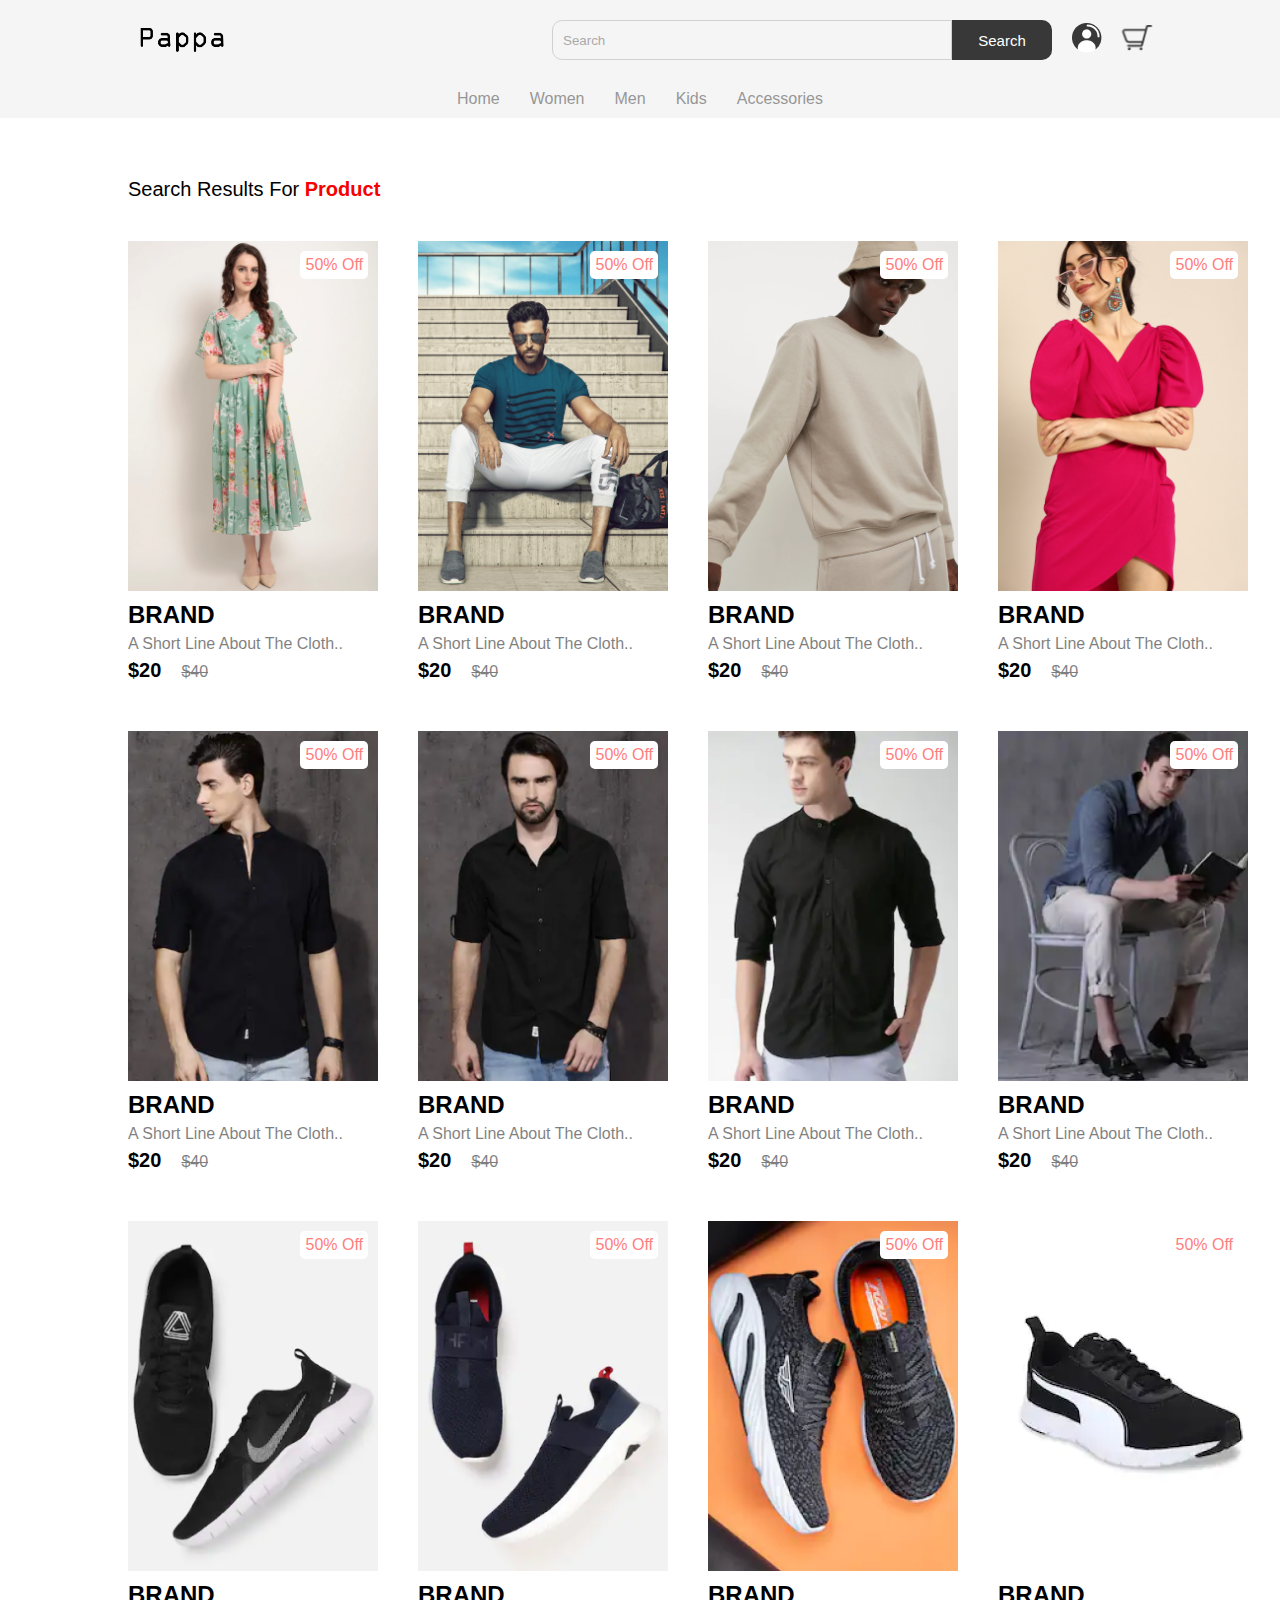
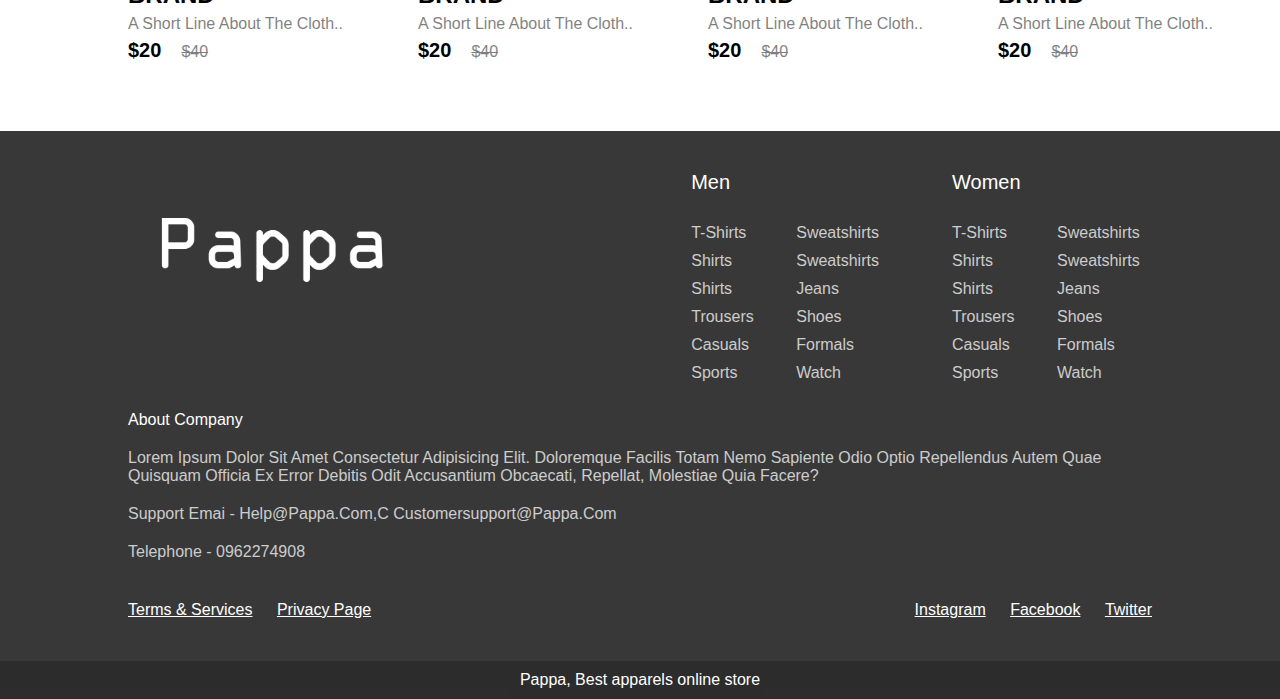
<file: search.html>
<!DOCTYPE html>
<html lang="en">
<head>
    <meta charset="UTF-8">
    <meta http-equiv="X-UA-Compatible" content="IE=edge">
    <meta name="viewport" content="width=device-width, initial-scale=1.0">
    <title>Search Resuls for</title>

    <link rel="stylesheet" href="css/home.css">
    <link rel="stylesheet" href="css/search.css">
</head>
<body>
    
    <nav class="navbar"></nav>

    <section class="search-results">
        <h2 class="heading">search results for <span> product </span></h2>
        <div class="product-container">
            <div class="product-card">
                <div class="product-image">
                    <span class="discount-tag">50% off</span>
                    <img src="img/card1.png" class="product-thumb" alt="">
                    <button class="card-btn">add to wishlist</button>
                </div>
                <div class="product-info">
                    <h2 class="product-brand">brand</h2>
                    <p class="product-short-des">a short line about the cloth..</p>
                    <span class="price">$20</span><span class="actual-price">$40</span>
                </div>
            </div>
            <div class="product-card">
                <div class="product-image">
                    <span class="discount-tag">50% off</span>
                    <img src="img/card2.png" class="product-thumb" alt="">
                    <button class="card-btn">add to wishlist</button>
                </div>
                <div class="product-info">
                    <h2 class="product-brand">brand</h2>
                    <p class="product-short-des">a short line about the cloth..</p>
                    <span class="price">$20</span><span class="actual-price">$40</span>
                </div>
            </div>
            <div class="product-card">
                <div class="product-image">
                    <span class="discount-tag">50% off</span>
                    <img src="img/card3.png" class="product-thumb" alt="">
                    <button class="card-btn">add to wishlist</button>
                </div>
                <div class="product-info">
                    <h2 class="product-brand">brand</h2>
                    <p class="product-short-des">a short line about the cloth..</p>
                    <span class="price">$20</span><span class="actual-price">$40</span>
                </div>
            </div>
            <div class="product-card">
                <div class="product-image">
                    <span class="discount-tag">50% off</span>
                    <img src="img/card4.png" class="product-thumb" alt="">
                    <button class="card-btn">add to wishlist</button>
                </div>
                <div class="product-info">
                    <h2 class="product-brand">brand</h2>
                    <p class="product-short-des">a short line about the cloth..</p>
                    <span class="price">$20</span><span class="actual-price">$40</span>
                </div>
            </div>
            <div class="product-card">
                <div class="product-image">
                    <span class="discount-tag">50% off</span>
                    <img src="img/card5.png" class="product-thumb" alt="">
                    <button class="card-btn">add to wishlist</button>
                </div>
                <div class="product-info">
                    <h2 class="product-brand">brand</h2>
                    <p class="product-short-des">a short line about the cloth..</p>
                    <span class="price">$20</span><span class="actual-price">$40</span>
                </div>
            </div>
            <div class="product-card">
                <div class="product-image">
                    <span class="discount-tag">50% off</span>
                    <img src="img/card6.png" class="product-thumb" alt="">
                    <button class="card-btn">add to wishlist</button>
                </div>
                <div class="product-info">
                    <h2 class="product-brand">brand</h2>
                    <p class="product-short-des">a short line about the cloth..</p>
                    <span class="price">$20</span><span class="actual-price">$40</span>
                </div>
            </div>
            <div class="product-card">
                <div class="product-image">
                    <span class="discount-tag">50% off</span>
                    <img src="img/card7.png" class="product-thumb" alt="">
                    <button class="card-btn">add to wishlist</button>
                </div>
                <div class="product-info">
                    <h2 class="product-brand">brand</h2>    
                    <p class="product-short-des">a short line about the cloth..</p>
                    <span class="price">$20</span><span class="actual-price">$40</span>
                </div>
            </div>
            <div class="product-card">
                <div class="product-image">
                    <span class="discount-tag">50% off</span>
                    <img src="img/card8.png" class="product-thumb" alt="">
                    <button class="card-btn">add to wishlist</button>
                </div>
                <div class="product-info">
                    <h2 class="product-brand">brand</h2>
                    <p class="product-short-des">a short line about the cloth..</p>
                    <span class="price">$20</span><span class="actual-price">$40</span>
                </div>
            </div>
            <div class="product-card">
                <div class="product-image">
                    <span class="discount-tag">50% off</span>
                    <img src="img/card9.png" class="product-thumb" alt="">
                    <button class="card-btn">add to wishlist</button>
                </div>
                <div class="product-info">
                    <h2 class="product-brand">brand</h2>
                    <p class="product-short-des">a short line about the cloth..</p>
                    <span class="price">$20</span><span class="actual-price">$40</span>
                </div>
            </div>
            <div class="product-card">
                <div class="product-image">
                    <span class="discount-tag">50% off</span>
                    <img src="img/card10.png" class="product-thumb" alt="">
                    <button class="card-btn">add to wishlist</button>
                </div>
                <div class="product-info">
                    <h2 class="product-brand">brand</h2>
                    <p class="product-short-des">a short line about the cloth..</p>
                    <span class="price">$20</span><span class="actual-price">$40</span>
                </div>
            </div>
            <div class="product-card">
                <div class="product-image">
                    <span class="discount-tag">50% off</span>
                    <img src="img/card11.png" class="product-thumb" alt="">
                    <button class="card-btn">add to wishlist</button>
                </div>
                <div class="product-info">
                    <h2 class="product-brand">brand</h2>
                    <p class="product-short-des">a short line about the cloth..</p>
                    <span class="price">$20</span><span class="actual-price">$40</span>
                </div>
            </div>
            <div class="product-card">
                <div class="product-image">
                    <span class="discount-tag">50% off</span>
                    <img src="img/card12.png" class="product-thumb" alt="">
                    <button class="card-btn">add to wishlist</button>
                </div>
                <div class="product-info">
                    <h2 class="product-brand">brand</h2>
                    <p class="product-short-des">a short line about the cloth..</p>
                    <span class="price">$20</span><span class="actual-price">$40</span>
                </div>
            </div>
        </div>
    </section>

    <footer></footer>

    <script src="js/nav.js"></script>
    <script src="js/footer.js"></script>
</body>
</html>
</file>
<file: css/home.css>
@import "nav.css";
@import "footer.css";

.hero-section {
  width: 100%;
  height: calc(100vh - 120px);
  background-image: url("../img/header.png");
  background-size: cover;
  display: flex;
  justify-content: center;
  align-items: center;
}

.hero-section .logo {
  height: 150px;
  display: block;
  margin: auto;
}

.hero-section .sub-heading {
  margin-top: 10px;
  text-align: center;
  color: #fff;
  text-transform: capitalize;
  font-size: 35px;
  font-weight: 300;
}

.product {
  position: relative;
  overflow: hidden;
  padding: 20px 0;
}

.product-category {
  padding: 0 10vw;
  font-size: 30px;
  font-weight: 500;
  margin-bottom: 40px;
  text-transform: capitalize;
}

.product-container {
  padding: 0 10vw;
  display: flex;
  overflow-x: auto;
  scroll-behavior: smooth;
}
.product-container::-webkit-scrollbar {
  display: none;
}
.product-card {
  flex: 0 0 auto;
  width: 250px;
  height: 450px;
  margin-right: 40px;
}
.product-image {
  position: relative;
  width: 100%;
  height: 350px;
  overflow: hidden;
}

.product-thumb {
  width: 100%;
  height: 350px;
  object-fit: cover;
}
.discount-tag {
  position: absolute;
  background: #fff;
  padding: 5px;
  border-radius: 5px;
  color: #ff7d7d;
  right: 10px;
  top: 10px;
  text-transform: capitalize;
}

.card-btn {
  position: absolute;
  bottom: 10px;
  left: 50%;
  transform: translateX(-50%);
  padding: 10px;
  width: 90%;
  text-transform: capitalize;
  border: none;
  outline: none;
  background: #fff;
  border-radius: 5px;
  transition: 0.5s;
  cursor: pointer;
  opacity: 0;
}

.product:hover .card-btn {
  opacity: 1;
}
.card-btn:hover {
  background: #efefef;
}

.product-info {
  width: 100%;
  height: 100px;
  padding-top: 10px;
}
.product-brand {
  text-transform: uppercase;
}

.product-short-des {
  width: 100%;
  height: 20px;
  line-height: 20px;
  overflow: hidden;
  opacity: 0.5;
  text-transform: capitalize;
  margin: 5px 0;
}
.price {
  font-weight: 900;
  font-size: 20px;
}
.actual-price {
  margin-left: 20px;
  opacity: 0.5;
  text-decoration: line-through;
}

.pre-btn,
.nxt-btn {
  border: none;
  width: 10vw;
  height: 100%;
  position: absolute;
  top: 0;
  display: flex;
  justify-content: center;
  align-items: center;
  background: linear-gradient(90deg, rgba(255, 255, 255, 0) 0%, #fff 100%);
  cursor: pointer;
  z-index: 8;
}

.pre-btn {
  left: 0;
  transform: rotate(180deg);
}
.nxt-btn {
  right: 0;
}
.pre-btn img,
.nxt-btn img {
  opacity: 0.2;
}
.pre-btn:hover img,
.nxt-btn:hover img {
  opacity: 1;
}

.collection-container {
  width: 100%;
  display: grid;
  grid-template-columns: repeat(2, 1fr);
  grid-gap: 10px;
}

.collection {
  position: relative;
}
.collection img {
  width: 100%;
  height: 100%;
  object-fit: cover;
}

.collection p {
  position: absolute;
  top: 50%;
  left: 50%;
  transform: translateX(-50%, -50%);
  text-align: center;
  color: #fff;
  font-size: 50px;
  text-transform: capitalize;
}

.collection:nth-child(3) {
  grid-column: span 2;
  margin-bottom: 10px;
}
</file>
<file: css/cart.css>
.cart-section {
  width: 100%;
  padding: 20px 10vw;
  display: flex;
  justify-content: space-between;
}

.product-list {
  width: 70%;
}

.checkout-section {
  width: 28%;
}
.section-heading {
  font-size: 30px;
  font-weight: 500;
  margin: 20px;
  text-transform: capitalize;
}
.cart,
.wisthlist {
  width: 100%;
  padding: 20px;
  border-radius: 5px;
  border: 1px solid #d8d8d8;
  margin-bottom: 60px;
}

.sm-product {
  width: 100%;
  height: 100px;
  display: flex;
  justify-content: space-between;
  align-items: center;
  overflow: hidden;
  position: relative;
  margin-bottom: 20px;
}

.cart .sm-product:last-child,
.wisthlist .sm-product:last-child {
  margin-bottom: 0;
}

.sm-product-img {
  height: 100px;
  width: 100px;
  object-fit: cover;
  border-radius: 5px;
}

.sm-text {
  width: 50%;
}
.sm-product-name {
  font-size: 25px;
  font-weight: 700;
  text-transform: capitalize;
}

.sm-des {
  font-size: 18px;
  opacity: 0.5;
  line-height: 25px;
  text-transform: capitalize;
  margin-top: 10px;
}

.item-counter {
  width: 90px;
  height: 30px;
  display: flex;
  margin-right: 20px;
}

.counter-btn,
.item-count {
  width: 30px;
  height: 30px;
}

.counter-btn {
  border: none;
  background: #f3f3f3;
  border: 1px solid rgb(216, 216, 216);
  cursor: pointer;
  border-radius: 1px;
}

.item-count {
  text-align: center;
  line-height: 30px;
  background: #f5f5f5;
}

.sm-price {
  font-size: 50px;
  font-weight: 500;
  color: #383838;
}

.sm-delete-btn {
  position: absolute;
  top: 5px;
  left: 5px;
  width: 30px;
  height: 30px;
  display: flex;
  align-items: center;
  justify-content: center;
  border-radius: 50%;
  background: #fff;
  border: 1px solid rgb(216, 216, 216);
  z-index: 2;
  cursor: pointer;
}

.sm-delete-btn img {
  height: 15px;
}

.empty_img {
  width: 50%;
  display: block;
  margin: auto;
}

.checkout-box {
  width: 100%;
  height: 200px;
  border-radius: 2px;
  border: 1px solid #d8d8d8;
  padding: 20px;
}

.text {
  text-transform: capitalize;
  font-size: 18px;
}

.checkout-btn,
.place-order-btn {
  display: block;
  width: 100%;
  border: none;
  outline: none;
  cursor: pointer;
  height: 40px;
  border-radius: 5px;
  background: #383838;
  color: #fff;
  text-align: center;
  line-height: 40px;
  text-transform: capitalize;
  text-decoration: none;
}

.bill {
  font-size: 60px;
  font-weight: 500;
  margin: 10px 0;
}
</file>
<file: css/signup.css>
* {
  margin: 0;
  padding: 0;
  box-sizing: border-box;
}

body {
  width: 100%;
  min-height: 100vh;
  display: flex;
  justify-content: center;
  align-items: center;
  background: #f5f5f5;
  font-family: "roboto", sans-serif;
}

.loader {
  position: absolute;
  top: 50%;
  left: 50%;
  transform: translate(-50%, -50%);
  width: 100px;
  display: none;
}

.logo {
  height: 80px;
  display: block;
  margin: 0 auto 50px;
}

input:not(.search-box, .checkbox, .size-checkbox, input[type="file"]),
textarea {
  display: block;
  width: 300px;
  height: 40px;
  padding: 20px;
  border-radius: 5px;
  background: #fff;
  border: none;
  outline: none;
  margin: 20px 0;
  text-transform: capitalize;
  color: #383838;
  font-size: 14px;
  box-shadow: 0 4px 10px rgba(0, 0, 0, 0, 001);
  font-family: "roboto", sans-serif;
}

::placeholder {
  color: #383838;
}

.submit-btn {
  width: 300px;
  height: 40px;
  text-align: center;
  line-height: 40px;
  background: #383838;
  color: #fff;
  border-radius: 2px;
  text-transform: capitalize;
  border: none;
  cursor: pointer;
  display: block;
  margin: 30px 0;
}

.checkbox {
  -webkit-appearance: none;
  position: relative;
  width: 15px;
  height: 15px;
  border-radius: 2px;
  background: #fff;
  border: 1px solid #383838;
  cursor: pointer;
}

.checkbox:checked {
  background: #383838;
}

.checkbox::after {
  content: "";
  position: absolute;
  top: 60%;
  left: 50%;
  transform: translate(-50%, -50%);
  width: 80%;
  height: 100%;
  pointer-events: none;
  background-image: url(../img/check.png);
  background-size: contain;
  background-repeat: no-repeat;
  display: none;
}

.checkbox:checked::after {
  display: block;
}

label {
  text-transform: capitalize;
  display: inline-block;
  margin-bottom: 10px;
  font-size: 14px;
  color: #383838;
}

label a {
  color: #383838;
}

.link {
  color: #383838;
  text-transform: capitalize;
  text-align: center;
  display: block;
}

.alert-box {
  width: 300px;
  min-height: 150px;
  background: #fff;
  border-radius: 10px;
  box-shadow: 0 5px 100px rgba(0, 0, 0, 0, 0.05);
  position: absolute;
  top: 60%;
  left: 50%;
  transform: translate(-50%, -50%);
  padding: 20px;
  opacity: 0;
  pointer-events: none;
  transition: 1s;
}

.alert-box.show {
  opacity: 1;
  pointer-events: all;
  top: 50%;
}
.alert-img {
  display: block;
  margin: 10px auto 20px;
  height: 60px;
}

.alert-msg {
  color: #e24c4b;
  font-size: 20px;
  text-transform: capitalize;
  text-align: center;
  line-height: 30px;
  font-weight: 500;
}

.alert-box .show {
  opacity: 1;
  pointer-events: all;
  top: 50%;
}

.submit-btn {
  margin: 10px;
  width: auto;
  padding: 0 40px;
}
</file>
<file: css/checkout.css>
body {
  display: block;
  background: #fff;
}

.form {
  width: 100%;
  padding: 20px 10vw;
}

.heading {
  text-transform: capitalize;
  font-size: 500;
  font-size: 30px;
  margin-bottom: 20px;
}

.form input {
  background: #f5f5f5 !important;
  width: 100% !important;
}

.three-input-container {
  display: flex;
  justify-content: space-between;
}
.three-input-container input {
  margin: 0 !important;
}
#state {
  margin: 0 20px !important;
}
</file>
<file: css/product.css>
.product-details {
  width: 100%;
  padding: 60px 10vw;
  display: flex;
  justify-content: space-between;
}

.image-slider {
  width: 500px;
  height: 500px;
  position: relative;
  background-image: url("../img/product\ image\ 1.png");
  background-size: cover;
}

.product-images {
  position: absolute;
  bottom: 20px;
  left: 50%;
  transform: translateX(-50%);
  width: 90%;
  background: #fff;
  border-radius: 5px;
  display: grid;
  grid-template-columns: repeat(4, 1fr);
  height: 100px;
  grid-gap: 10px;
  padding: 10px;
}
.product-images img {
  width: 100%;
  height: 80px;
  object-fit: cover;
  cursor: pointer;
}
.product-images img.active {
  opacity: 0.5;
}

.details {
  width: 50%;
}
.details .product-brand {
  text-transform: capitalize;
  font-size: 30px;
}

.details .product-short-des {
  font-size: 25px;
  line-height: 30px;
  height: auto;
  margin: 15px 0 30px;
}

.product-price {
  font-weight: 700;
  font-size: 30px;
}

.product-actual-price {
  font-size: 30px;
  opacity: 0.5;
  text-decoration: line-through;
  margin: 0 20px;
  font-weight: 300;
}

.product-discount {
  color: #ff7d7d;
  font-size: 20px;
}

.product-sub-heading {
  font-size: 30px;
  text-transform: uppercase;
  margin: 60px 0 10px;
  font-weight: 300;
}

.size-radio-btn {
  display: inline-block;
  width: 80px;
  height: 80px;
  text-align: center;
  font-size: 20px;
  border: 1px solid #383838;
  border-radius: 50%;
  margin: 10px;
  margin-left: 0;
  line-height: 80px;
  text-transform: uppercase;
  color: #383838;
  cursor: pointer;
}

.size-radio-btn.check {
  background: #383838;
  color: #fff;
}

.btn {
  width: 48%;
  padding: 20px;
  border-radius: 5px;
  background: none;
  border: 1px solid #383838;
  color: #383838;
  font-size: 20px;
  cursor: pointer;
  margin: 20px 0;
  text-transform: capitalize;
}
.cart-btn {
  margin-right: 2%;
  background: #383838;
  color: #fff;
}

.detail-des {
  padding: 0 10vw;
  text-transform: capitalize;
}

.heading {
  font-size: 30px;
  margin-bottom: 30px;
}

.des {
  color: #383838;
  line-height: 25px;
}
</file>
<file: css/search.css>
.search-results {
  width: 100%;
  padding: 60px 0;
}

.heading {
  font-size: 20px;
  text-transform: capitalize;
  font-weight: 400;
  margin-bottom: 40px;
  padding: 0 10vw;
}

.heading span {
  font-weight: 700;
  color: rgb(247, 0, 0);
}

.product-container {
  display: grid;
  grid-template-columns: repeat(4, 1fr);
  height: auto;
  grid-row-gap: 40px;
}
</file>
